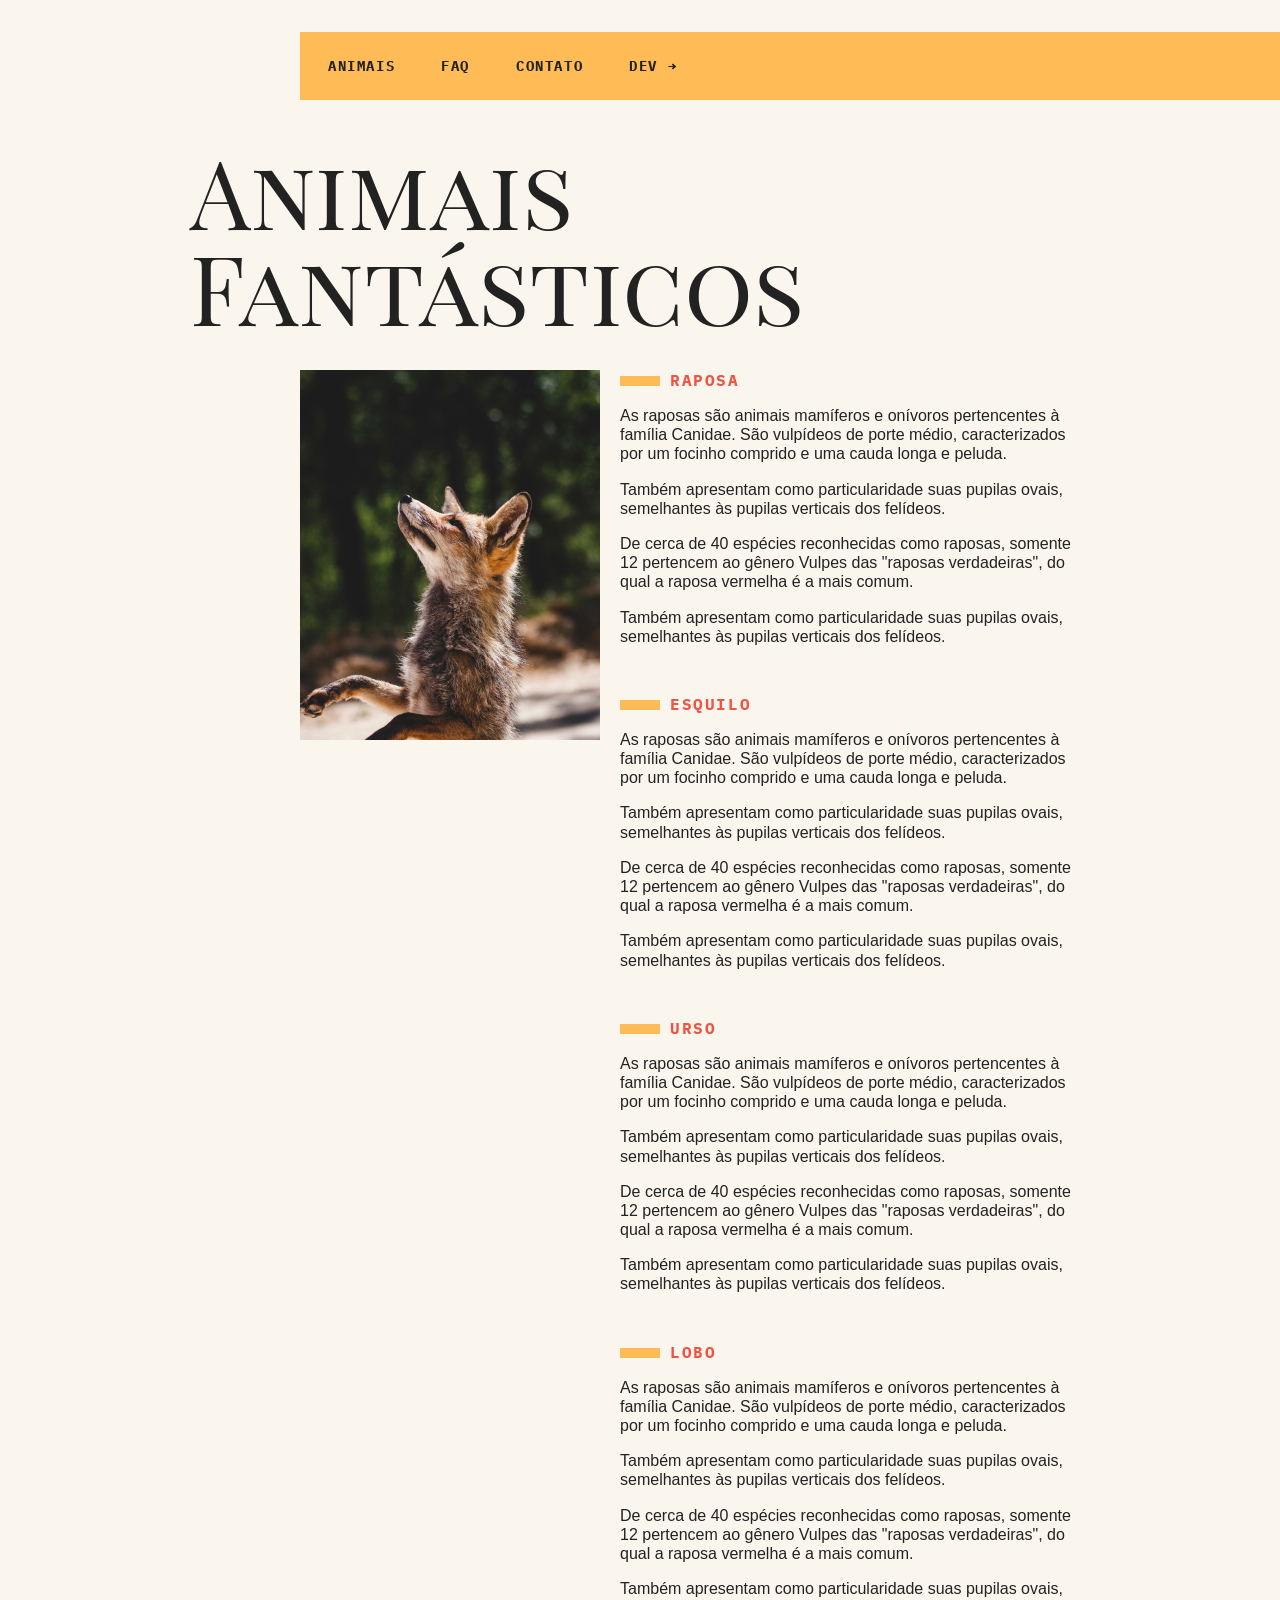
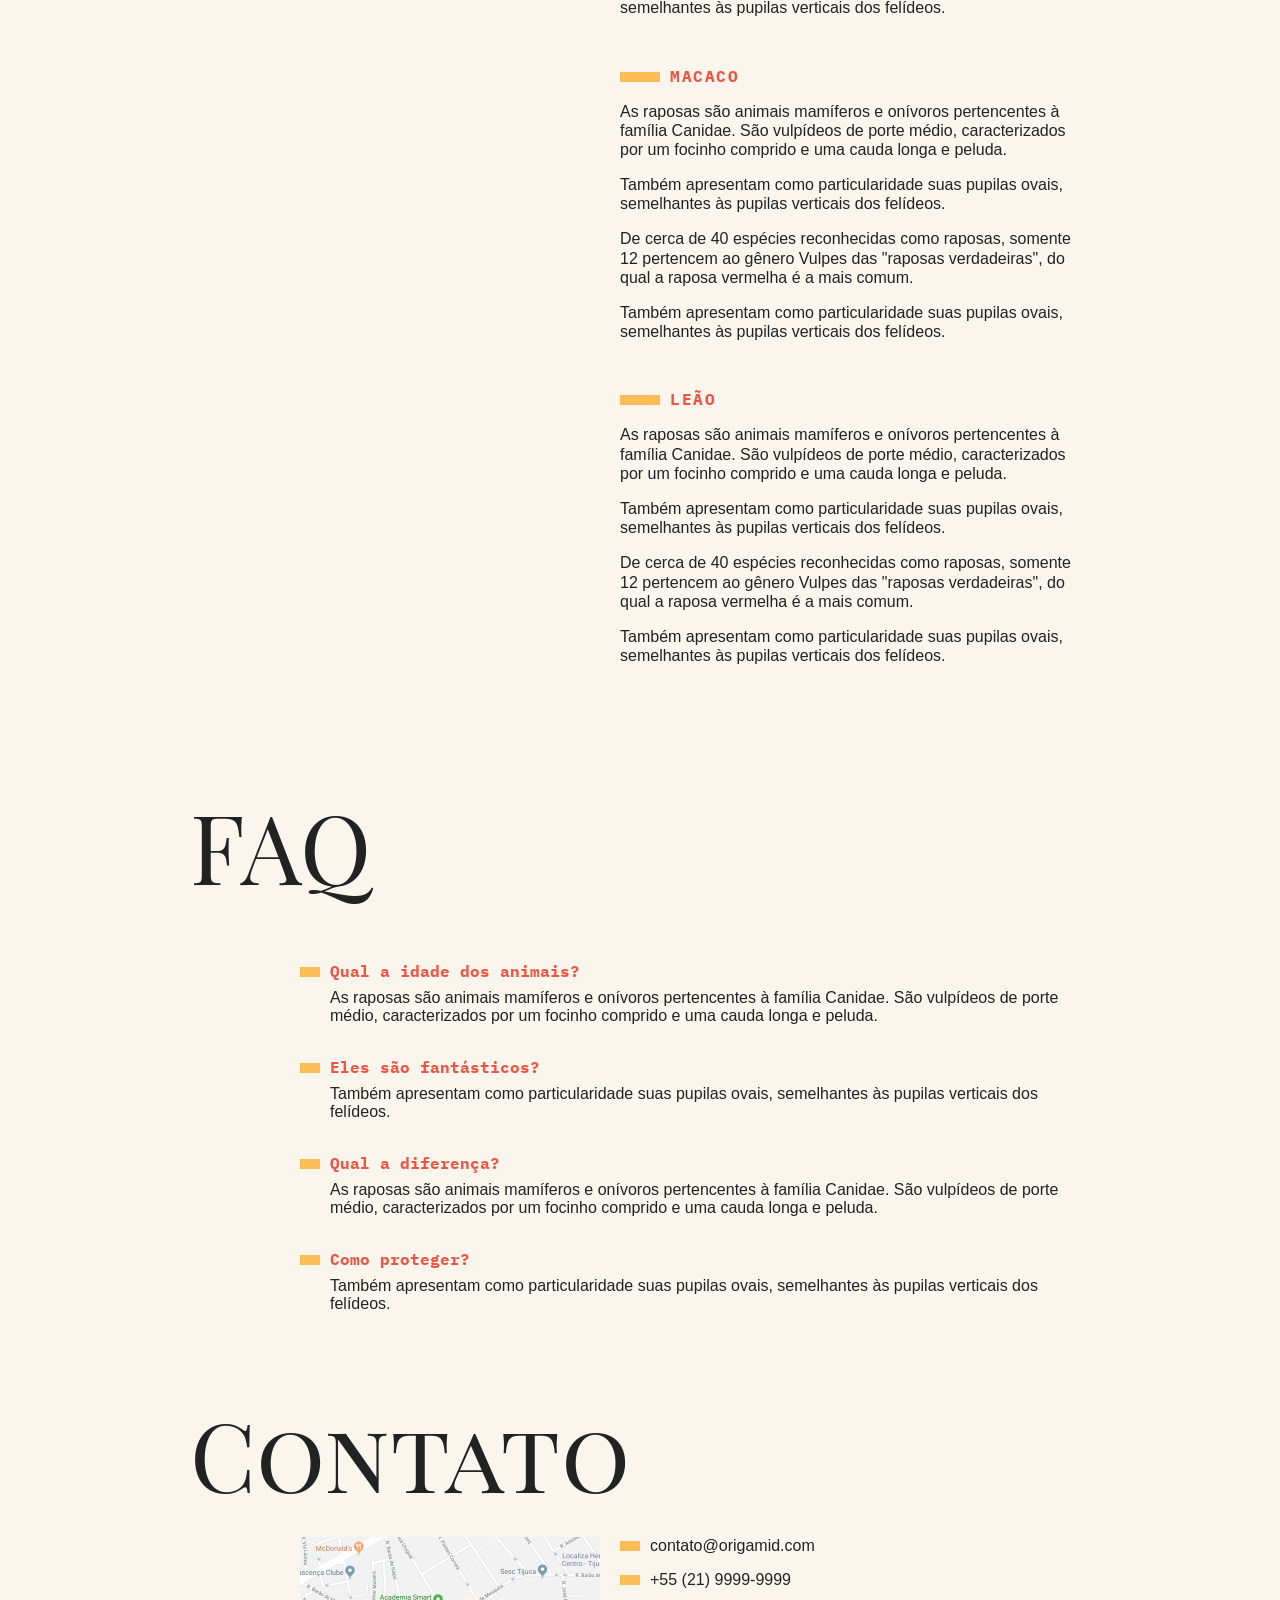
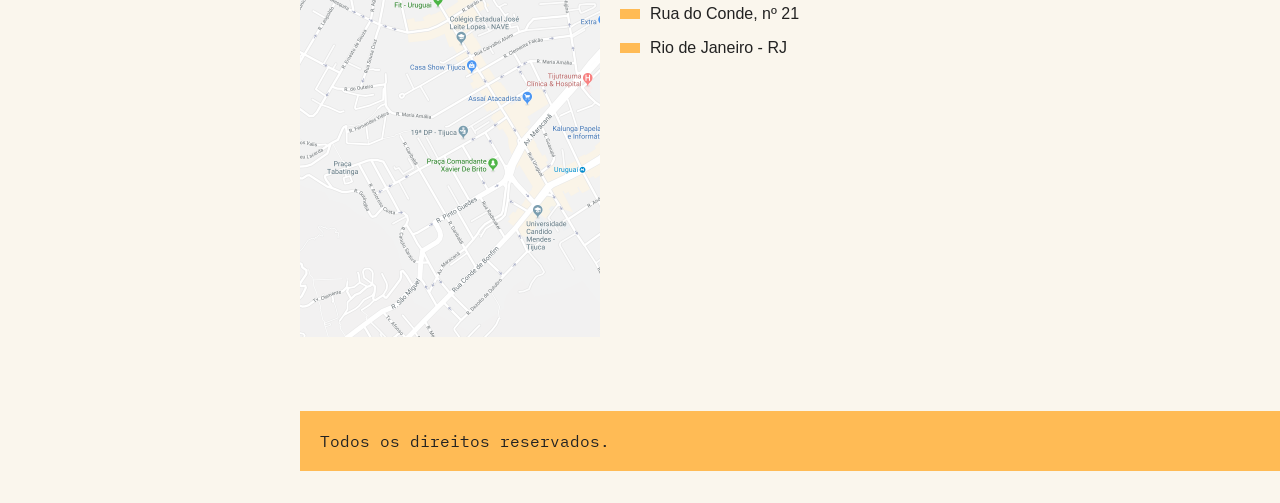
<file: 0302/index.html>
<!DOCTYPE html>
<html>
<head>
  <meta charset="utf-8" />
  <meta http-equiv="X-UA-Compatible" content="IE=edge">
  <title>Animais Fantásticos</title>
  <meta name="viewport" content="width=device-width, initial-scale=1">
  <link href="https://fonts.googleapis.com/css?family=Playfair+Display+SC" rel="stylesheet">
  <link rel="stylesheet" type="text/css" href="/0302/main.css" />
    <link rel="preconnect" href="https://fonts.googleapis.com">
    <link rel="preconnect" href="https://fonts.gstatic.com" crossorigin>
    <link
      href="https://fonts.googleapis.com/css2?family=IBM+Plex+Mono:ital,wght@0,100;0,200;0,300;0,400;0,500;0,600;0,700;1,100;1,200;1,300;1,400;1,500;1,600;1,700&display=swap"
      rel="stylesheet">
</head>
<body>
  <nav class="menu">
    <ul>
      <li><a href="#animais">Animais</a></li>
      <li><a href="#faq">Faq</a></li>
      <li><a href="#contato">Contato</a></li>
      <li><a href="https://www.origamid.com/">Dev →</a></li>
    </ul>
  </nav>
  <section class="grid-section animais" id="animais">
    <h1 class="titulo">Animais Fantásticos</h1>
    <ul class="animais-lista">
      <li>
        <img src="img/imagem1.jpg">
      </li>
      <li>
        <img src="img/imagem2.jpg">
      </li>
      <li>
        <img src="img/imagem3.jpg">
      </li>
      <li>
        <img src="img/imagem4.jpg">
      </li>
      <li>
        <img src="img/imagem5.jpg">
      </li>
      <li>
        <img src="img/imagem6.jpg">
      </li>
    </ul>
    <div class="animais-descricao">
      <section>
        <h2>Raposa</h2>
        <p>As raposas são animais mamíferos e onívoros pertencentes à família Canidae. São vulpídeos de porte médio, caracterizados
          por um focinho comprido e uma cauda longa e peluda.</p>
        <p>Também apresentam como particularidade suas pupilas ovais, semelhantes às pupilas verticais dos felídeos.</p>
        <p>De cerca de 40 espécies reconhecidas como raposas, somente 12 pertencem ao gênero Vulpes das "raposas verdadeiras", do
          qual a raposa vermelha é a mais comum.</p>
        <p>Também apresentam como particularidade suas pupilas ovais, semelhantes às pupilas verticais dos felídeos.</p>
      </section>
      
      <section>
        <h2>Esquilo</h2>
        <p>As raposas são animais mamíferos e onívoros pertencentes à família Canidae. São vulpídeos de porte médio, caracterizados
          por um focinho comprido e uma cauda longa e peluda.</p>
        <p>Também apresentam como particularidade suas pupilas ovais, semelhantes às pupilas verticais dos felídeos.</p>
        <p>De cerca de 40 espécies reconhecidas como raposas, somente 12 pertencem ao gênero Vulpes das "raposas verdadeiras", do
          qual a raposa vermelha é a mais comum.</p>
        <p>Também apresentam como particularidade suas pupilas ovais, semelhantes às pupilas verticais dos felídeos.</p>
      </section>
      <section>
        <h2>Urso</h2>
        <p>As raposas são animais mamíferos e onívoros pertencentes à família Canidae. São vulpídeos de porte médio, caracterizados
          por um focinho comprido e uma cauda longa e peluda.</p>
        <p>Também apresentam como particularidade suas pupilas ovais, semelhantes às pupilas verticais dos felídeos.</p>
        <p>De cerca de 40 espécies reconhecidas como raposas, somente 12 pertencem ao gênero Vulpes das "raposas verdadeiras", do
          qual a raposa vermelha é a mais comum.</p>
        <p>Também apresentam como particularidade suas pupilas ovais, semelhantes às pupilas verticais dos felídeos.</p>
      </section>
      <section>
        <h2>Lobo</h2>
        <p>As raposas são animais mamíferos e onívoros pertencentes à família Canidae. São vulpídeos de porte médio, caracterizados
          por um focinho comprido e uma cauda longa e peluda.</p>
        <p>Também apresentam como particularidade suas pupilas ovais, semelhantes às pupilas verticais dos felídeos.</p>
        <p>De cerca de 40 espécies reconhecidas como raposas, somente 12 pertencem ao gênero Vulpes das "raposas verdadeiras", do
          qual a raposa vermelha é a mais comum.</p>
        <p>Também apresentam como particularidade suas pupilas ovais, semelhantes às pupilas verticais dos felídeos.</p>
      </section>
      <section>
        <h2>Macaco</h2>
        <p>As raposas são animais mamíferos e onívoros pertencentes à família Canidae. São vulpídeos de porte médio, caracterizados
          por um focinho comprido e uma cauda longa e peluda.</p>
        <p>Também apresentam como particularidade suas pupilas ovais, semelhantes às pupilas verticais dos felídeos.</p>
        <p>De cerca de 40 espécies reconhecidas como raposas, somente 12 pertencem ao gênero Vulpes das "raposas verdadeiras", do
          qual a raposa vermelha é a mais comum.</p>
        <p>Também apresentam como particularidade suas pupilas ovais, semelhantes às pupilas verticais dos felídeos.</p>
      </section>
      <section>
        <h2>Leão</h2>
        <p>As raposas são animais mamíferos e onívoros pertencentes à família Canidae. São vulpídeos de porte médio, caracterizados
          por um focinho comprido e uma cauda longa e peluda.</p>
        <p>Também apresentam como particularidade suas pupilas ovais, semelhantes às pupilas verticais dos felídeos.</p>
        <p>De cerca de 40 espécies reconhecidas como raposas, somente 12 pertencem ao gênero Vulpes das "raposas verdadeiras", do
          qual a raposa vermelha é a mais comum.</p>
        <p>Também apresentam como particularidade suas pupilas ovais, semelhantes às pupilas verticais dos felídeos.</p>
      </section>
    </div>
  </section>

  <section class="grid-section faq" id="faq">
    <h1 class="titulo">FAQ</h1>
    <dl class="faq-lista">
      <dt>Qual a idade dos animais?</dt>
      <dd>As raposas são animais mamíferos e onívoros pertencentes à família Canidae. São vulpídeos de porte médio, caracterizados por um focinho comprido e uma cauda longa e peluda.</dd>
      <dt>Eles são fantásticos?</dt>
      <dd>Também apresentam como particularidade suas pupilas ovais, semelhantes às pupilas verticais dos felídeos.</dd>
      <dt>Qual a diferença?</dt>
      <dd>As raposas são animais mamíferos e onívoros pertencentes à família Canidae. São vulpídeos de porte médio, caracterizados por um focinho comprido e uma cauda longa e peluda.</dd>
      <dt>Como proteger?</dt>
      <dd>Também apresentam como particularidade suas pupilas ovais, semelhantes às pupilas verticais dos felídeos.</dd>
    </dl>
  </section>

  <section class="grid-section contato" id="contato">
    <h1 class="titulo">Contato</h1>
    <div class="mapa">
      <img src="img/mapa.png">
    </div>
    <ul class="dados">
      <li>contato@origamid.com</li>
      <li>+55 (21) 9999-9999</li>
      <li>Rua do Conde, nº 21</li>
      <li>Rio de Janeiro - RJ</li>
    </ul>
  </section>

  <footer class="copy">
    <p>Todos os direitos reservados.</p>
  </footer>

  <script src="/0302/script.js"></script>  
</body>
</html>
</file>
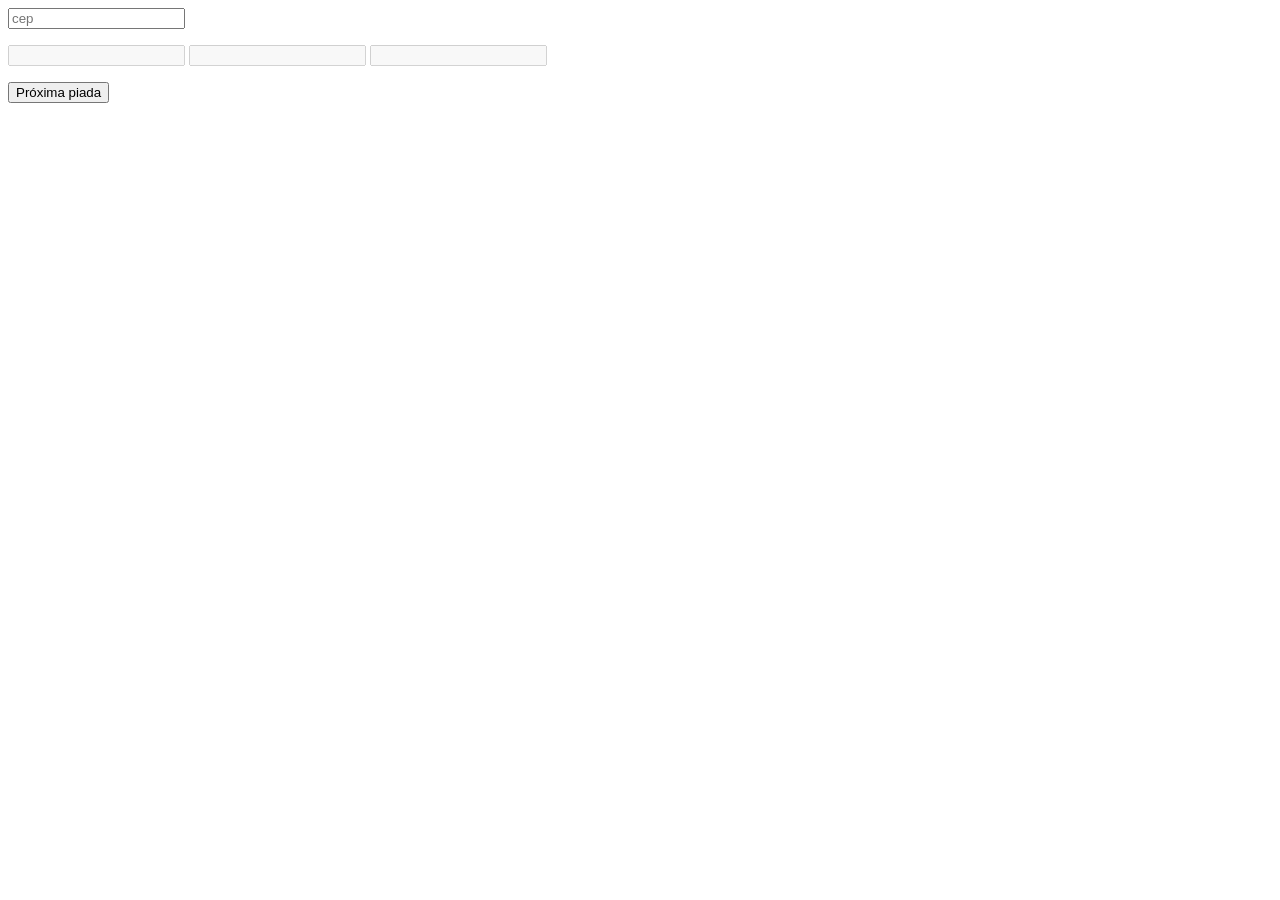
<file: 0603/index.html>
<!DOCTYPE html>
<html lang="en">
<head>
    <meta charset="UTF-8">
    <meta name="viewport" content="width=device-width, initial-scale=1.0">
    <title>Fetch</title>
</head>
<body>
    <!-- primeiro exercicio -->
    <div class="conteudo">
        <input id="cep" type="text" placeholder="cep" value="">
        <p class="alerta"></p>
        <input id="rua" type="text" disabled>
        <input id="bairro" type="text" disabled>
        <input id="cidade" type="text" disabled>
    </div>

    <!-- segundo exercicio
    <div class="dados"></div> -->

    <!-- terceiro exercicio -->
     <p class="piada"></p>
     <button class="btn-proximo">Próxima piada</button>
    <script src="./0603.js"></script>
</body>
</html>
</file>
<file: 0302/main.css>
body,h1,h2,h3,ul,p,dd,dt,dl{
    margin: 0;
    padding: 0;
}

img{
    display: block;
    max-width: 100%;
}

ul{
    list-style: none;
}

body{
    background-color: #faf6ed;
    color: #222;
    -webkit-font-smoothing: antialiased;
    display: grid;
    grid-template-columns: 1fr 120px minmax(300px,800px) 1fr;
}

.menu{
    grid-column: 3 / 5;
    margin-top: 2rem;
    margin-bottom: 2rem;
    background-color: #fb5;
}

.menu ul {
    display: flex;
    flex-wrap: wrap;
    padding: 10px;
}

.menu li a {
    display: block;
    padding: 15px 18px;
    margin-right: 10px;
    color: #222;
    text-decoration: none;
    font-family: 'IBM Plex Mono', monospace;
    font-weight: bold;
    text-transform: uppercase;
    font-size: .875rem;
    letter-spacing: .1rem;
}

.grid-section{
    grid-column: 2 / 4;
    width: 100%;
    box-sizing: border-box;
    padding: 10px;
    display: grid;
    grid-template-columns: 90px 300px 1fr;
    grid-gap: 20px;
    margin-bottom: 4rem;
}

.titulo{
    font-family: 'Playfair Display SC', georgia;
    font-size: 6rem;
    line-height: 1;
    font-weight: 400;
    margin-bottom: 1rem;
    grid-column: 1 / 4;
}

.animais h2{
    font-family: 'IBM Plex Mono', monospace;
    font-size: 1rem;
    text-transform: uppercase;
    letter-spacing: .1em;
    margin-bottom: 1rem;
    color: #e54;
}

.animais h2::before{
    content: '';
    display: inline-block;
    width: 40px;
    height: 10px;
    margin-right: 10px;
    background-color: #fb5;
}

.animais p{
    font-family: Helvetica, Arial;
    line-height: 1.2;
    margin-bottom: 1rem;
}

.animais-lista{
    height: 370px;
    overflow-y: scroll;
    grid-column: 2;
}

.animais-lista::-webkit-scrollbar {
    width: 18px;
}

.animais-lista::-webkit-scrollbar-thumb{
    background-color: #fb5;
    border-left: 4px solid #faf6ed;
    border-right: 4px solid #faf6ed;
}

.animais-descricao{
    grid-column: 3;
}

.animais-descricao section{
    margin-bottom: 3rem;
}

.faq-lista{
    grid-column: 2 / 4;
}

.faq-lista dt{
    font-family: 'IBM Plex Mono', monospace;
    font-weight: bold;
    margin-top: 2rem;
    margin-bottom: .5rem;
    color: #e54;
}

.faq-lista dt::before{
    content: '';
    display: inline-block;
    width: 20px;
    height: 10px;
    margin-right: 10px;
    background-color: #fb5;
}

.faq-lista dd{
    font-family: Helvetica, Arial;
    margin-bottom: .5rem;
    margin-left: 30px;
}

.mapa{
    grid-column: 2;
}

.dados {
    grid-column: 3;
}

.dados li {
    margin-bottom: 1rem;
    font-family: Helvetica, Arial;
}

.dados li::before{
    content: '';
    display: inline-block;
    width: 20px;
    height: 10px;
    margin-right: 10px;
    background-color: #fb5;
}

.copy{
    grid-column: 3 / 5;
    margin-bottom: 2rem;
    background-color: #fb5;
}

.copy p {
    padding: 20px;
    font-family: 'IBM Plex Mono', monospace;
}
@media(max-width: 700px) {
    body{
        grid-template-columns: 1fr;
    }
    .menu, .grid-section, .copy {
        grid-column: 1;
    }
    .grid-section{
        grid-template-columns: 100px 1fr;
        grid-gap: 10px;
    }
    .animais-lista{
        grid-column: 1;
    }
    .faq-lista, .dados, .mapa{
        grid-column: 1 / 3;
    }
    .grid-section h1{
        font-size: 3rem;
    }
    .menu{
        margin-top: 0px;
    } 
    .copy{
        margin-top: 0px;
    }
}
</file>
